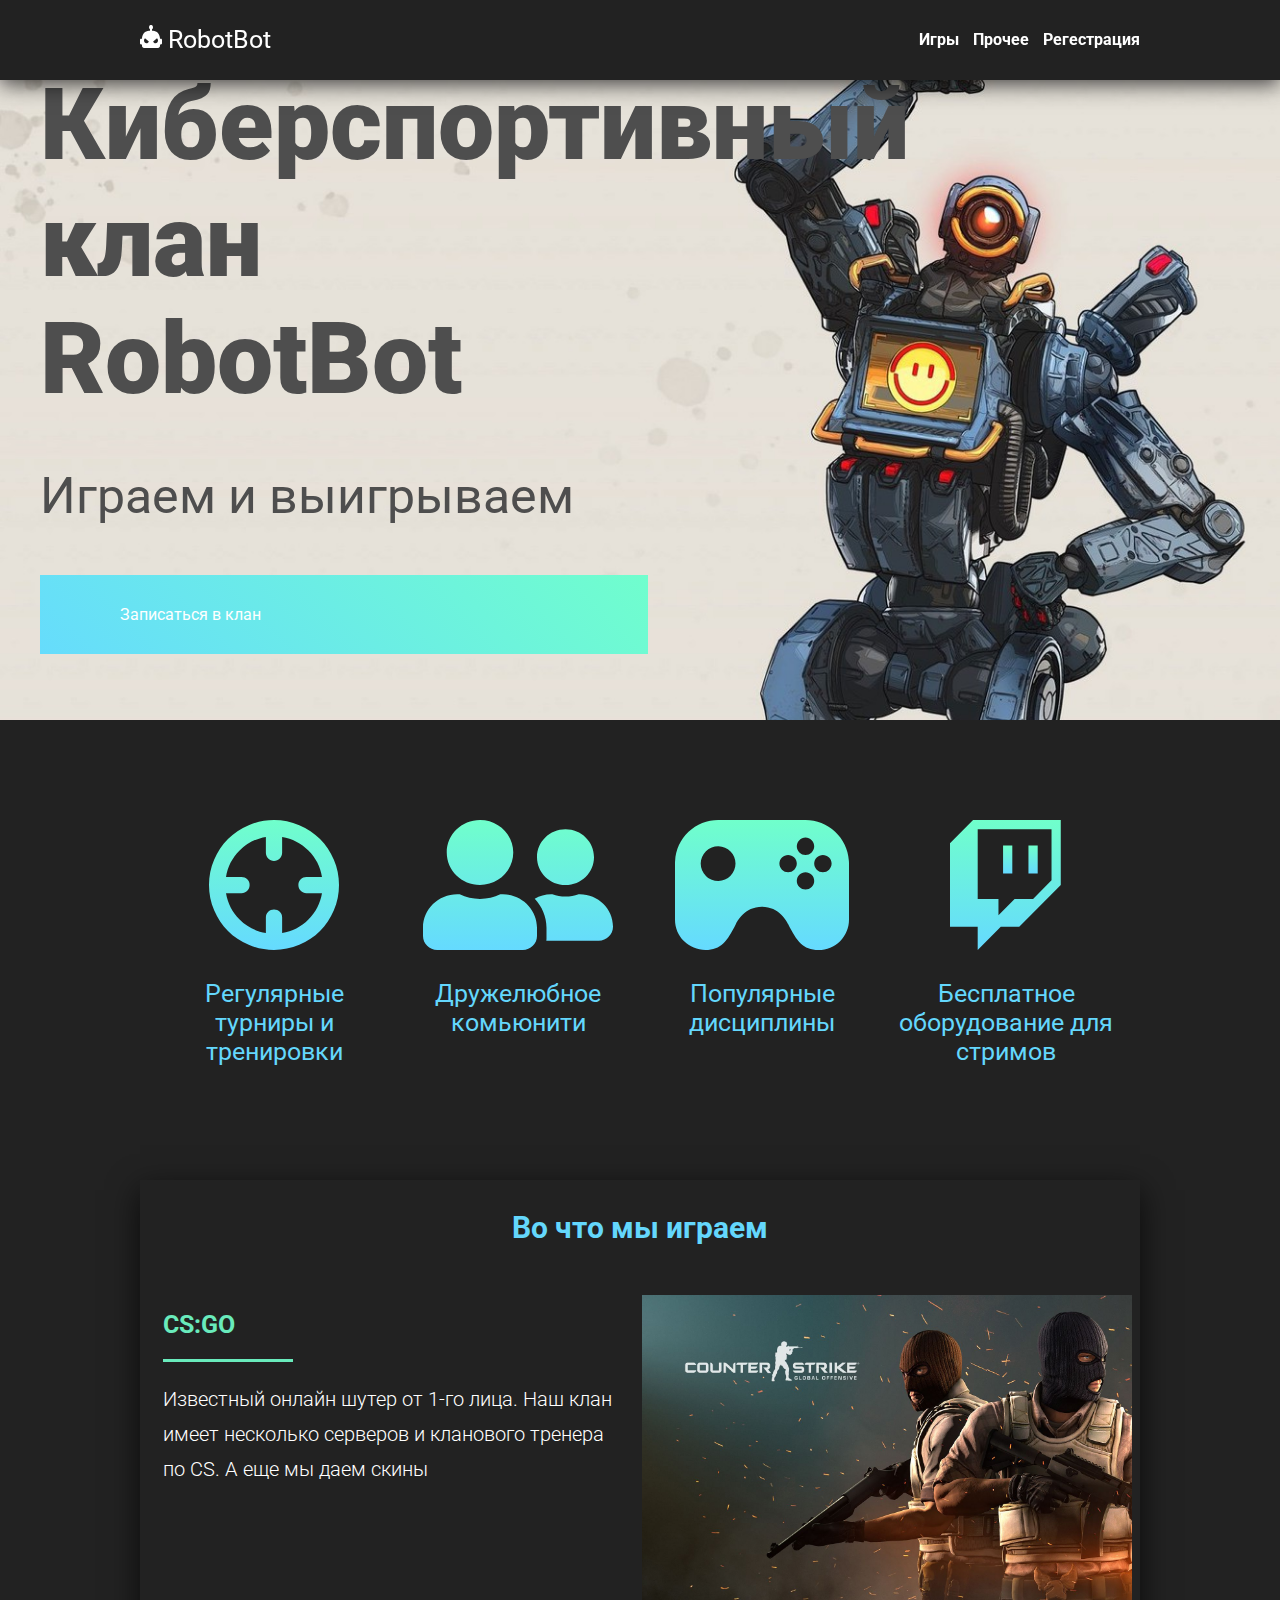
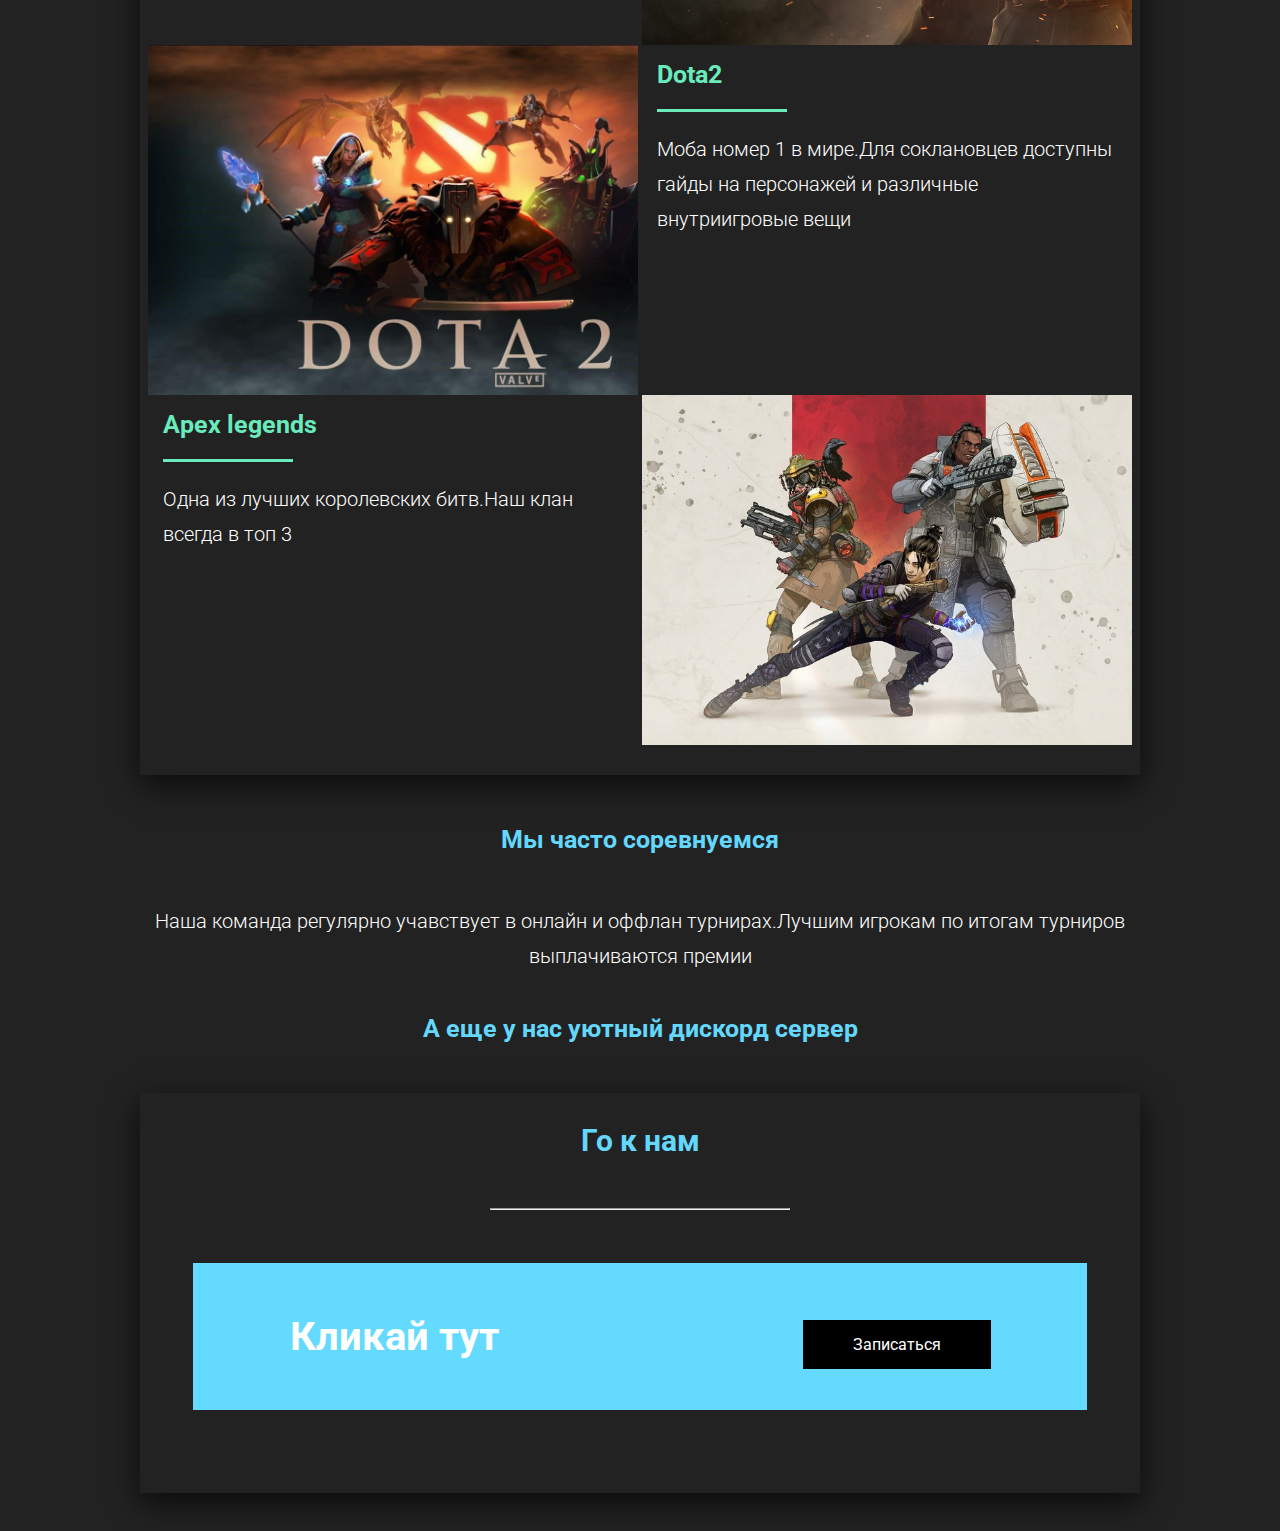
<file: index.html>
<!DOCTYPE html>
<html>
<head>
    <meta charset="UTF-8">
    <meta name="viewport" content="width=device-width, initial-scale=1.0">
    <title>Robot world</title>
    <link rel="stylesheet" href="landing.css">
</head>
<body>
    <div class="nav-menu">
        <div class="container">
            <a href="#" class="logo">
                <img src="site_logo.svg" alt="Картинка">
                <span>RobotBot</span>
            </a>
            <div class="navigation">
                <a href="#games" class="nav-item">Игры</a>
                <a href="#landing" class="nav-item">Прочее</a>
                <a href="#registration" class="nav-item">Регестрация</a>
            </div>
        </div>
    </div>
    <div class="site-header">
        <div class="header-content">
            <h1 class="header-title">Киберспортивный клан RobotBot</h1>
            <p class="header-sub_title">Играем и выигрываем</p>
            <a href="#" class="header-btn">Записаться в клан</a>
        </div>
    </div>
    <div class="about">
        <div class="container">
            <div class="about-card">
                <img src="scope.svg" class="about-card_img" alt="Картинка">
                <p class="about-card_title">Регулярные турниры и тренировки</p>
            </div>

            <div class="about-card">
                <img src="friendly.svg" class="about-card_img" alt="Картинка">
                <p class="about-card_title">Дружелюбное комьюнити</p>
            </div>

            <div class="about-card">
                <img src="joystic.svg" class="about-card_img" alt="Картинка">
                <p class="about-card_title">Популярные дисциплины</p>
            </div>

            <div class="about-card">
                <img src="twitch.svg" class="about-card_img" alt="Картинка">
                <p class="about-card_title">Бесплатное оборудование для стримов</p>
            </div>
        </div>
    </div>
    <div class="games" id="games">
        <div class="games-container container">
            <h2 class="section-title">Во что мы играем</h2>
            <div class="games-card">
                <div class="games-card_content">
                    <h3 class="game-title">CS:GO</h3>
                    <hr class="game-divider">
                    <p class="game-description section-text">  Известный онлайн шутер от 1-го  лица. Наш клан имеет несколько серверов и кланового тренера по CS. А еще мы даем скины</p>
                </div>
                <div class="games-card_img game1"></div>
            </div>

            <div class="games-card">
                <div class="games-card_img game2"></div>
                <div class="games-card_content">
                    <h3 class="game-title">Dota2</h3>
                    <hr class="game-divider">
                    <p class="game-description section-text">  Моба номер 1 в мире.Для соклановцев доступны гайды на персонажей и различные внутриигровые вещи</p>
                </div>
            </div>

            <div class="games-card">
                <div class="games-card_content">
                    <h3 class="game-title">Apex legends</h3>
                    <hr class="game-divider">
                    <p class="game-description section-text"> Одна из лучших королевских битв.Наш клан всегда в топ 3</p>
                </div>
                <div class="games-card_img game3"></div>
            </div>
        </div>
    </div>
    <div class="landing-ending" id="landing">
        <div class="container">
            <h3 class="about-card_title section-title">Мы часто соревнуемся</h3>
            <p class="section-text ending-text">Наша команда регулярно учавствует в онлайн и оффлан турнирах.Лучшим игрокам по итогам турниров выплачиваются премии</p>
        </div>
        <div>
            <div class="container">
                <h3 class="about-card_title section-title">А еще у нас уютный дискорд сервер</h3>
            </div>
        </div>
        <div class="games-container ending-box" id="registration">
            <div class="container">
                <h3 class="section-title">Го к нам</h3>
                <hr class="ending-hr">
                <div class="final">
                    <p class="final-text">Кликай тут</p>
                    <a href="form.html" class="final-link">Записаться</a>
                </div>
            </div>
        </div>
    </div>
</body>
</html>
</file>
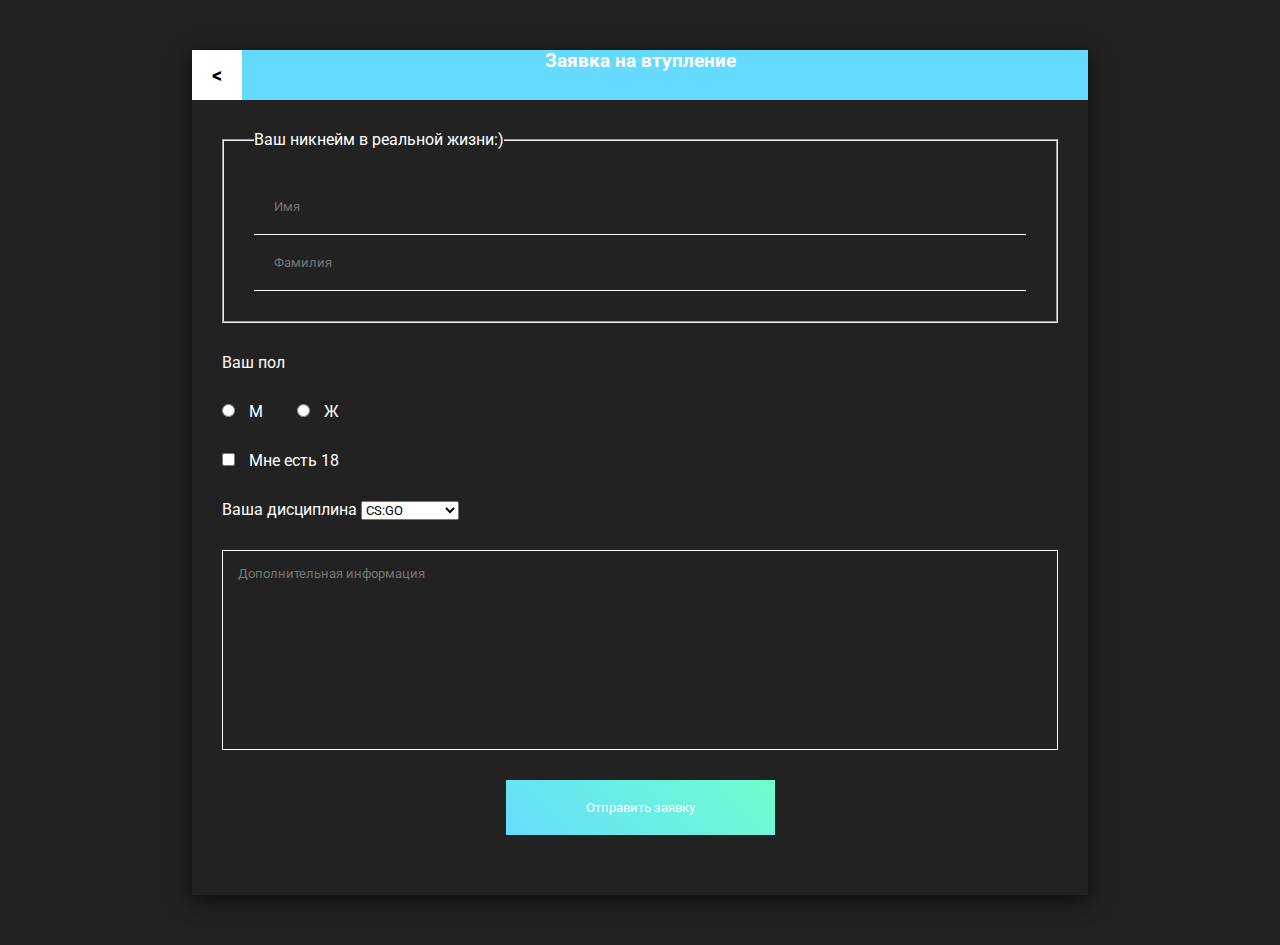
<file: form.html>
<!DOCTYPE html>
<html lang="en">
<head>
    <meta charset="UTF-8">
    <meta name="viewport" content="width=device-width, initial-scale=1.0">
    <title>Sing-up to robot-world</title>
    <link rel="stylesheet" href="form.css">
</head>
<body>
    <form>
        <div class="form-head">
            <a href="index.html" class="btn-back"><</a>
            <h3 class="form-title">Заявка на втупление</h3>
        </div>
        <div class="form-body">
            <fieldset class="nickname-field">
                <legend>Ваш никнейм в реальной жизни:)</legend>
                <input type="text" placeholder="Имя" class="fname" name="fName">
                <input type="text" placeholder="Фамилия" class="sname" name="fName">
            </fieldset>

            <p>Ваш пол</p>
            <div class="input-wrapper">
                <input type="radio" name="gender" class="male-radio" id="male-radio">
                <label for="male-radio">М</label>
    
                <input type="radio" name="gender" class="female-radio" id="female-radio">
                <label for="female-radio">Ж</label>
            </div>

           <div class="input-wrapper">
                <input type="checkbox" id="age" class="age" name="gender">
                <label for="age">Мне есть 18</label>
           </div>

            <div class="input-wrapper">
                <label for="game">Ваша дисциплина</label>
                <select id="game" name="game" class="game">
                <option value="cs_go">CS:GO</option>
                <option value="dota2">Dota2</option>
                <option value="apex_legends">Apex legends</option>
                </select>
            </div>
            <textarea name="comment" id="comment" placeholder="Дополнительная информация" class ="comment"></textarea>
            <button class="submit">Отправить заявку</button>
        </div>
    </form>
</body>
</html>
</file>
<file: landing.css>
@import url('https://fonts.googleapis.com/css2?family=Roboto&display=swap');
@import url('https://fonts.googleapis.com/css2?family=Roboto:ital,wght@0,300;1,100;1,300&display=swap');
@import url('https://fonts.googleapis.com/css2?family=Roboto:wght@900&display=swap');
@import url('https://fonts.googleapis.com/css2?family=Roboto:wght@700&display=swap');
*{
    margin: 0;
    padding: 0;
    box-sizing: border-box;
    font-family: 'Roboto', sans-serif;
}
.container{
    max-width: 1000px;
    margin: 0 auto;
}
.section-title{
    font-size: 30px;
    font-weight: 700;
    color: #64d7fc;
    margin-bottom: 50px;
    text-align: center;
}
.section-text{
    font-size: 20px;
    font-weight: 300;
    color: white;
    line-height: 35px;
}
body{
    background-color: #222222;
}
.nav-menu{
    width: 100%;
    height: 80px;
    background-color: #222222;
    box-shadow: 0px 5px 20px rgba(0,0,0,0.7);
    position: fixed;
    z-index: 100;
    line-height: 80px;
}
.logo{
    text-decoration: none;
    color: white;
    font-size: 25px;
}
.navigation{
    float: right;
}
.nav-item{
    text-decoration: none;
    color: white;
    font-weight: 700;
    font-size: 16px;
    margin-left: 10px;
    transition: 1s;
}
.nav-item:hover{
    color: #65DAFF;
    text-shadow: 0px 0px 5px #65DAFF;
}
.site-header{
    height: 80vh;
    background: url("apex-legends-pathfinder-robot-emoticons-saluting-futuristic.jpg") center/cover no-repeat;
    position: relative;
}
.header-content{
    width: 50%;
    position: absolute;
    left: 0;
    top: 50%;
    transform: translateY(-50%);
    margin-left: 40px;
}
.header-title{
    font-size: 100px;
    font-weight: 900;
    color: #4e4e4e;
    margin-bottom: 50px;
}
.header-sub_title{
    font-size: 50px;
    color: #4e4e4e;
    font-weight: 400;
    margin-bottom: 50px;
}
.header-btn{
    width: 95%;
    text-decoration: none;
    color: white;
    padding: 30px 80px;
    background: linear-gradient(45deg,#66dcfc, #70fecd);
    display: block;
    transition: 1s;
}
.header-btn:hover{
    transform: scale(1.07);
}
.header-btn:active{
    background: linear-gradient(45deg, #347083, #388065);
}
.about{
    height: 40vh;
    text-align: center;
}
.about-card{
    display: inline-block;
    margin-top: 100px;
    width: 24%;
    height: 200px;
    text-align: center;
    vertical-align: top;
}
.about-card_img{
    height: 130px;
    margin-bottom: 25px;
}
.about-card_title{
    font-size: 25px;
    color: #64d7fc;
}
.games-container{
    margin-top: 100px;
    box-shadow: 0px 10px 30px rgba(0,0,0,0.7);
    padding: 30px 0px;
    text-align: center;
    margin-bottom: 50px;
}
.games-card_content{
    display: inline-block;
    width: 49%;
    min-height: 350px;
    vertical-align: top;
    text-align: left;
    padding: 0 15px;
}
.game-title{
    font-size: 25px;
    color: #69ebbc;
    margin-top: 15px;
}
.game-divider{
    width: 130px;
    background: #69ebbc;
    height: 3px;
    border: none;
    margin: 20px 0px;
}
.games-card_img{
    width: 49%;
    height: 350px;
    vertical-align: top;
    display: inline-block;
}
.game2{
    background: url("dota2.jpg") left/cover no-repeat;
}
.game1{
    background: url("csgo.jpg") left/cover no-repeat;
}
.game3{
    background: url("apex.jpg") left/cover no-repeat;
}
.ending-box{
    max-width: 1000px;
    margin: 0 auto;
    margin-bottom: 38px;
}
.ending-text{
    text-align: center;
    margin: 40px 0px;
}
.ending-hr{
    width: 300px;
    margin: 30px auto;
}
.final{
    background: #65DAFF;
    padding: 50px;
    margin: 53px;
}
.final-text{
    color: white;
    font-size: 40px;
    display: inline-block;
    margin-right: 300px;
    font-weight: 700;
}
.final-link{
    background-color: black;
    text-decoration: none;
    color: white;
    padding: 15px 50px;
}
@media (max-width:1200px){
    .nav-menu{
        height: fit-content;
        padding: 10px 15px;
        top: 0;
    }
    .navigation{
        float: none;
    }
    .nav-item{
        display: block;
        line-height: 50px;
    }
    .site-header{
        height: 60vh;
        margin-top: 200px;
    }
    .header-content{
        width: 100%;
        padding: 0px 15px;
    }
    .header-title{
        font-size: 40px;
    }
    .header-sub_title{
        font-size: 20px;
    }
    .about-card_img{
        height: 50px;
    }
    .about-card_title{
        font-size: 14px;
    }
    .games-card_content{
        display: block;
        width: 100%;
        height: fit-content;
        min-height: 200px;
    }
    .games-card_img{
        display: block;
        width: 100%;
        background-position: center;
    }
    .games-card{
        margin-top: 100px;
    }
    .about{
        height: 20vh;
    }
    .header-btn{
        width: 80%;
    }
    .final-text{
        font-size: 25px;
    }
}
</file>
<file: form.css>
@import url('https://fonts.googleapis.com/css2?family=Roboto&display=swap');
@import url('https://fonts.googleapis.com/css2?family=Roboto:ital,wght@0,300;1,100;1,300&display=swap');
@import url('https://fonts.googleapis.com/css2?family=Roboto:wght@900&display=swap');
@import url('https://fonts.googleapis.com/css2?family=Roboto:wght@700&display=swap');
*{
    margin: 0;
    padding: 0;
    box-sizing: border-box;
    font-family: 'Roboto', sans-serif;
}
body{
    background-color: #222222;
    cursor: default;
}
form{
    width: 70%;
    margin: 50px auto;
    background: #222222;
    box-shadow: 0px 5px 20px rgb(0, 0, 0, 0.7) ;
}
.form-head{
    height: 50px;
    text-align: center;
    color: white;
    background-color: #65DAFF;
    position: relative;
}
.btn-back{
    position: absolute;
    left: 0;
    top: 0;
    width: 50px;
    height: 50px;
    background-color: white;
    font-size: 20px;
    text-align: center;
    text-decoration: none;
    font-weight: 700;
    line-height: 50px;
    color: black;
}
.btn-back:hover{
    background-color: gray;
}
.btn-back:active{
    background-color: black;
    color: white;
}
.form-body{
    padding: 30px;
    color: white;
}
.fname, .sname{
    width: 100%;
    background: none;
    border: none;
    border-bottom: 1px solid white;
    padding: 20px;
    outline: none;
    color: white;
}
.male-radio{
    margin-right: 10px;
}
.female-radio{
    margin-right: 10px;
    margin-left: 30px;
}
.age{
    margin-right: 10px;
}
.game{

}
.comment{
    background: none;
    width: 100%;
    height: 200px;
    max-height: 200px;
    resize: none;
    padding: 15px;
    color: white;
    outline: none;
    border: 1px solid white;
    margin-bottom: 30px;
    display: block;
}
.submit{
    display: block;
    width: fit-content;
    margin: 30px auto;
    padding: 20px 80px;
    outline: none;
    border: none;
    background: linear-gradient(45deg,#66dcfc, #70fecd);
    color: white;
}
.submit:hover{
    background:linear-gradient(45deg, #347083, #388065);
}
.submit:hover:active{
    background: white;
    color: black;
}
.nickname-field{
    padding: 30px;
    margin-bottom: 30px;
}
.input-wrapper{
    margin: 30px 0px;
}
</file>
